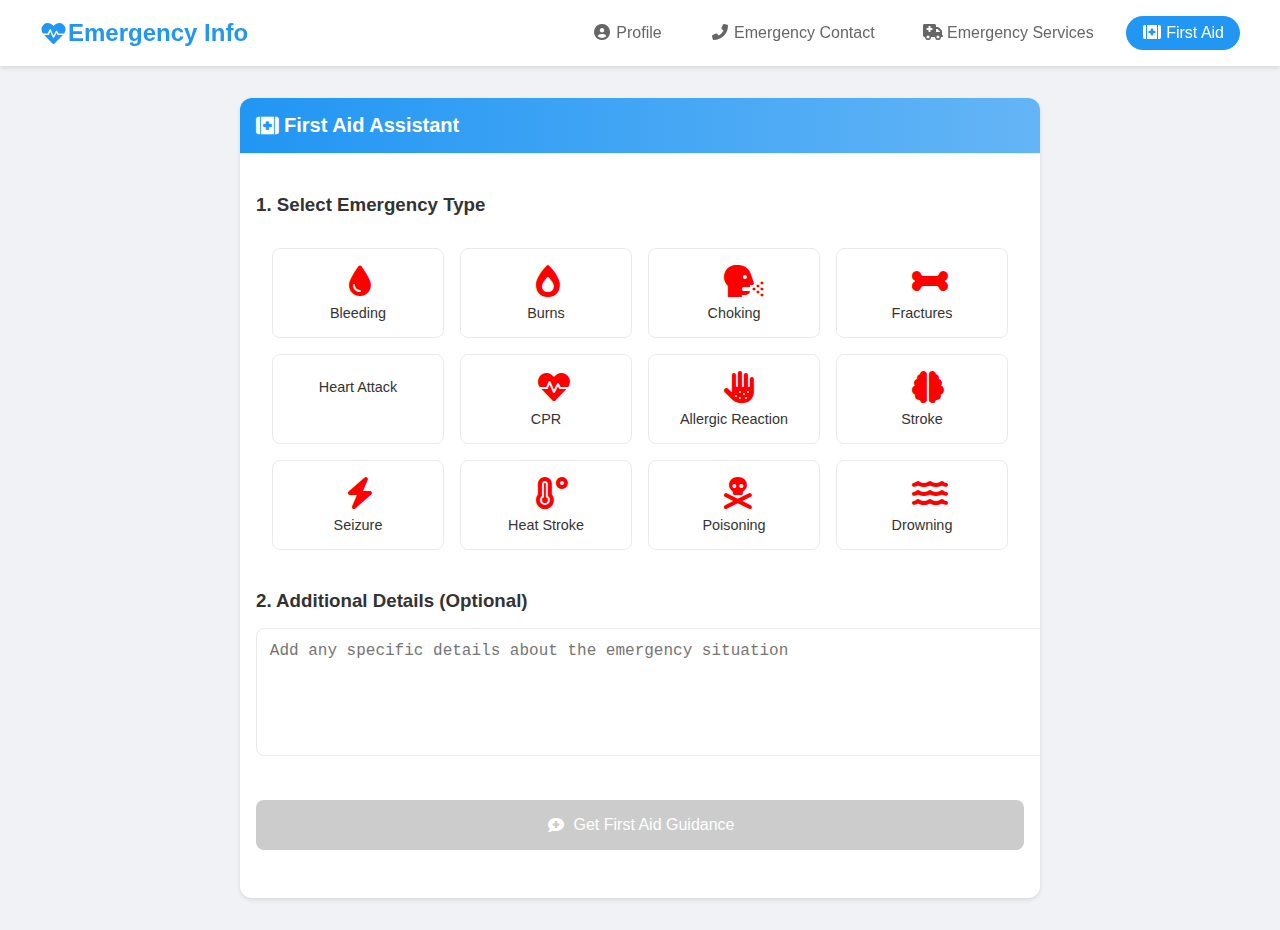
<file: firstaid.html>
<!DOCTYPE html>
<html lang="en">
<head>
    <meta charset="UTF-8">
    <meta name="viewport" content="width=device-width, initial-scale=1.0">
    <title>First Aid Guide</title>
    <link rel="stylesheet" href="./styles.css">
    <link rel="stylesheet" href="https://cdnjs.cloudflare.com/ajax/libs/font-awesome/6.0.0/css/all.min.css">
    <script src="./script.js" defer></script>
</head>
<body>
    <nav class="navbar">
        <div class="nav-container">
            <div class="logo">
                <i class="fas fa-heartbeat"></i>
                Emergency Info
            </div>
            <div class="nav-links">
                <a href="index.html"><i class="fas fa-user-circle"></i> Profile</a>
                <a href="contact.html"><i class="fas fa-phone-alt"></i> Emergency Contact</a>
                <a href="emergency.html"><i class="fas fa-ambulance"></i> Emergency Services</a>
                <a href="firstaid.html" class="active"><i class="fas fa-kit-medical"></i> First Aid</a>
            </div>
        </div>
    </nav>
    <div class="container">
        <div class="emergency-services-card">
            <div class="card-header">
                <i class="fas fa-kit-medical"></i>
                <h2>First Aid Assistant</h2>
            </div>
            <div class="first-aid-container">
                <div class="input-section">
                    <h3>1. Select Emergency Type</h3>
                    <div class="first-aid-grid">
                        <div class="first-aid-item" data-procedure="bleeding">
                            <i class="fas fa-droplet"></i>
                            <span>Bleeding</span>
                        </div>
                        <div class="first-aid-item" data-procedure="burns">
                            <i class="fas fa-fire-flame-simple"></i>
                            <span>Burns</span>
                        </div>
                        <div class="first-aid-item" data-procedure="choking">
                            <i class="fas fa-head-side-cough"></i>
                            <span>Choking</span>
                        </div>
                        <div class="first-aid-item" data-procedure="fracture">
                            <i class="fas fa-bone"></i>
                            <span>Fractures</span>
                        </div>
                        <div class="first-aid-item" data-procedure="heartAttack">
                            <i class="fas fa-heart-circle-exclamation"></i>
                            <span>Heart Attack</span>
                        </div>
                        <div class="first-aid-item" data-procedure="cpr">
                            <i class="fas fa-heart-pulse"></i>
                            <span>CPR</span>
                        </div>
                        <div class="first-aid-item" data-procedure="allergic">
                            <i class="fas fa-allergies"></i>
                            <span>Allergic Reaction</span>
                        </div>
                        <div class="first-aid-item" data-procedure="stroke">
                            <i class="fas fa-brain"></i>
                            <span>Stroke</span>
                        </div>
                        <div class="first-aid-item" data-procedure="seizure">
                            <i class="fas fa-bolt"></i>
                            <span>Seizure</span>
                        </div>
                        <div class="first-aid-item" data-procedure="heatstroke">
                            <i class="fas fa-temperature-high"></i>
                            <span>Heat Stroke</span>
                        </div>
                        <div class="first-aid-item" data-procedure="poisoning">
                            <i class="fas fa-skull-crossbones"></i>
                            <span>Poisoning</span>
                        </div>
                        <div class="first-aid-item" data-procedure="drowning">
                            <i class="fas fa-water"></i>
                            <span>Drowning</span>
                        </div>
                    </div>

                    <h3>2. Additional Details (Optional)</h3>
                    <textarea id="situationInput" placeholder="Add any specific details about the emergency situation"></textarea>

                    <button onclick="getFirstAidGuidance()" class="guidance-btn" disabled>
                        <i class="fas fa-comment-medical"></i> Get First Aid Guidance
                    </button>
                </div>

                <div id="guidanceContent" class="guidance-content" style="display: none;">
                    <!-- AI guidance will be inserted here -->
                </div>
            </div>
        </div>
    </div>
</body>
</html>
</file>
<file: styles.css>
.logo a {
  text-decoration: none;
  color: #2196f3;
}
/* Base styles */
body {
  font-family: "Segoe UI", Tahoma, Geneva, Verdana, sans-serif;
  margin: 0;
  padding: 0;
  background-color: #f0f2f5;
  color: #1a1a1a;
}

/* Navigation */
.navbar {
  background-color: #ffffff;
  box-shadow: 0 2px 4px rgba(0, 0, 0, 0.1);
  position: sticky;
  top: 0;
  z-index: 1000;
}

.nav-container {
  max-width: 1200px;
  margin: 0 auto;
  padding: 1rem;
  display: flex;
  justify-content: space-between;
  align-items: center;
}

.logo {
  font-size: 1.5rem;
  font-weight: bold;
  color: #2196f3;
  display: flex;
  align-items: center;
  gap: 0.5rem;
}

.nav-links {
  display: flex;
  gap: 1rem;
}

.nav-links a {
  text-decoration: none;
  color: #666;
  padding: 0.5rem 1rem;
  border-radius: 20px;
  transition: all 0.3s ease;
  position: relative;
  overflow: hidden;
}

.nav-links a::after {
  content: "";
  position: absolute;
  bottom: 0;
  left: 50%;
  width: 0;
  height: 2px;
  background: #2196f3;
  transition: all 0.3s ease;
  transform: translateX(-50%);
}

.nav-links a:hover::after {
  width: 80%;
}

.nav-links a:hover,
.nav-links a.active {
  background-color: #2196f3;
  color: white;
}

/* .logout {
  background-color: #d32f2f;
} */
.logout:hover {
  background-color: #d32f2f;
}

.login {
  /* background-color: #4caf50; */
  display: none;
}
.login:hover {
  background-color: #4caf50;
  /* display: none; */
}

/* Container */
.container {
  max-width: 800px;
  margin: 2rem auto;
  padding: 0 1rem;
}

/* Cards */
.info-card,
.contact-card,
.map-card,
.emergency-services-card {
  background: white;
  border-radius: 12px;
  box-shadow: 0 2px 4px rgba(0, 0, 0, 0.1);
  margin-bottom: 1.5rem;
  overflow: hidden;
  transition: transform 0.2s ease;
}

.info-card:hover,
.contact-card:hover,
.map-card:hover,
.emergency-services-card:hover {
  transform: translateY(-2px);
  box-shadow: 0 4px 8px rgba(0, 0, 0, 0.15);
}

.card-header {
  background: linear-gradient(to right, #2196f3, #64b5f6);
  color: white;
  padding: 1rem;
  border-bottom: 1px solid #eee;
  display: flex;
  align-items: center;
  gap: 0.5rem;
}

.card-header h2 {
  color: white;
  margin: 0;
  font-size: 1.25rem;
}

.card-header i {
  font-size: 1.25rem;
}

.info-content {
  padding: 1rem;
}

.info-content p {
  margin: 0.75rem 0;
  display: flex;
  align-items: center;
  gap: 0.5rem;
}

/* Buttons */
.emergency-btn {
  width: 100%;
  padding: 1rem;
  font-size: 1.1rem;
  background-color: #f44336;
  color: white;
  border: none;
  border-radius: 12px;
  cursor: pointer;
  display: flex;
  align-items: center;
  justify-content: center;
  gap: 0.5rem;
  transition: background-color 0.3s ease;
}

.emergency-btn:hover {
  background-color: #d32f2f;
}

/* Contact List */
.contact-list {
  list-style: none;
  padding: 0;
  margin: 0;
}

.contact-list li {
  padding: 1rem;
  border-bottom: 1px solid #eee;
  display: flex;
  justify-content: space-between;
  align-items: center;
  transition: background-color 0.2s ease;
}

.contact-list li:hover {
  background-color: #f8f9fa;
}

.contact-info {
  display: flex;
  align-items: center;
  gap: 0.5rem;
}

.contact-buttons {
  display: flex;
  gap: 0.5rem;
}

.call-btn,
.sms-btn,
.speech-btn {
  padding: 0.5rem 1rem;
  border: none;
  border-radius: 20px;
  cursor: pointer;
  display: flex;
  align-items: center;
  gap: 0.3rem;
  transition: all 0.3s ease;
  font-weight: 500;
}

.call-btn {
  background-color: #4caf50;
  color: white;
}

.sms-btn {
  background-color: #2196f3;
  color: white;
}

.call-btn:hover,
.sms-btn:hover {
  opacity: 0.9;
}

/* Map */
#map {
  width: 100%;
  height: 300px;
  margin-bottom: 1rem;
  border-bottom: 1px solid #eaeaea;
}

/* Icons */
.fas {
  width: 20px;
  text-align: center;
}

/* Responsive Design */
@media (max-width: 600px) {
  .nav-container {
    flex-direction: column;
    gap: 1rem;
  }

  .contact-list li {
    flex-direction: column;
    gap: 1rem;
  }

  .contact-buttons {
    width: 100%;
    justify-content: space-between;
  }
}

/* Hospital List Specific Styles */
.hospital-info {
  display: flex;
  align-items: center;
  gap: 1rem;
}

.hospital-details {
  display: flex;
  flex-direction: column;
}

.hospital-name {
  font-weight: 500;
  color: #333;
}

.hospital-distance {
  font-size: 0.9rem;
  color: #666;
}

/* Map Popup Styles */
.maplibregl-popup {
  max-width: 200px;
}

.maplibregl-popup-content {
  padding: 10px;
  border-radius: 6px;
}

.maplibregl-popup-content h3 {
  margin: 0 0 8px 0;
  font-size: 14px;
  font-weight: 500;
}

.maplibregl-popup-content .call-btn {
  width: 100%;
}

.maplibregl-popup-content p {
  margin: 0;
  color: #666;
  font-size: 0.9rem;
}

/* Profile Section Styles */
.profile-section {
  padding: 1.5rem;
  display: flex;
  align-items: center;
  gap: 1.5rem;
  background: linear-gradient(to right, #2196f3, #64b5f6);
  color: white;
}

.profile-image {
  width: 100px;
  height: 100px;
  border-radius: 50%;
  overflow: hidden;
  border: 3px solid white;
  box-shadow: 0 2px 4px rgba(0, 0, 0, 0.2);
}

.profile-image img {
  width: 100%;
  height: 100%;
  object-fit: cover;
}

.profile-header {
  flex: 1;
}

.profile-header h2 {
  color: white;
  margin: 0 0 0.5rem 0;
}

.profile-subtitle {
  font-size: 0.9rem;
  opacity: 0.9;
}

.info-group {
  padding: 1rem;
  border-bottom: 1px solid #eee;
}

.info-group:last-child {
  border-bottom: none;
}

.info-group h3 {
  color: #2196f3;
  margin: 0 0 1rem 0;
  font-size: 1.1rem;
  display: flex;
  align-items: center;
  gap: 0.5rem;
}

/* Contact Details Styles */
.contact-details {
  display: flex;
  flex-direction: column;
}

.contact-name {
  font-weight: 500;
  color: #333;
}

.contact-relation {
  font-size: 0.8rem;
  color: #666;
}

/* Responsive adjustments */
@media (max-width: 600px) {
  .profile-section {
    flex-direction: column;
    text-align: center;
  }

  .profile-image {
    margin: 0 auto;
  }
}

/* Emergency Services Styles */
.emergency-services-card {
  background: white;
  border-radius: 12px;
  box-shadow: 0 2px 4px rgba(0, 0, 0, 0.1);
  margin-bottom: 1.5rem;
  overflow: hidden;
}

.emergency-list {
  list-style: none;
  padding: 0;
  margin: 0;
}

.emergency-list li {
  padding: 1.5rem;
  border-bottom: 1px solid #eee;
  display: flex;
  justify-content: space-between;
  align-items: center;
  transition: background-color 0.2s ease;
}

.emergency-list li:hover {
  background-color: #f8f9fa;
}

.service-info {
  display: flex;
  align-items: center;
  gap: 1rem;
}

.service-info i {
  font-size: 1.5rem;
  color: #f44336;
  width: 30px;
}

.service-details {
  display: flex;
  flex-direction: column;
}

.service-name {
  font-weight: 500;
  color: #333;
  font-size: 1.1rem;
}

.service-number {
  font-size: 1rem;
  color: #666;
}

.service-buttons {
  display: flex;
  gap: 0.5rem;
}

.speech-btn {
  background-color: #9c27b0;
  color: white;
  padding: 0.5rem 1rem;
  border: none;
  border-radius: 20px;
  cursor: pointer;
  display: flex;
  align-items: center;
  gap: 0.3rem;
  transition: all 0.3s ease;
}

.speech-btn:hover {
  opacity: 0.9;
}

@media (max-width: 600px) {
  .emergency-list li {
    flex-direction: column;
    gap: 1rem;
  }

  .service-buttons {
    width: 100%;
    justify-content: space-between;
  }
}

/* Mobile Responsiveness Improvements */
@media (max-width: 600px) {
  .nav-container {
    padding: 0.5rem;
  }

  .nav-links {
    flex-wrap: wrap;
    justify-content: center;
  }

  .nav-links a {
    font-size: 0.9rem;
    padding: 0.4rem 0.8rem;
  }
}

.hospital-buttons {
  display: flex;
  gap: 0.5rem;
}

.direction-btn {
  background-color: #ff9800;
  color: white;
  padding: 0.5rem 1rem;
  border: none;
  border-radius: 20px;
  cursor: pointer;
  display: flex;
  align-items: center;
  gap: 0.3rem;
  transition: all 0.3s ease;
}

.direction-btn:hover {
  opacity: 0.9;
}

.hospital-phone {
  font-size: 0.9rem;
  color: #666;
}

.facility-type {
  font-size: 0.8rem;
  color: #666;
  background-color: #f0f0f0;
  padding: 2px 8px;
  border-radius: 12px;
  display: inline-block;
  margin: 2px 0;
}

/* Custom Marker Styles */
.custom-marker {
  cursor: pointer;
  transition: transform 0.2s ease;
}

.custom-marker:hover {
  transform: scale(1.2);
}

/* Popup Styles */
.maplibregl-popup {
  z-index: 1000;
}

.maplibregl-popup-content {
  padding: 10px;
  border-radius: 8px;
  box-shadow: 0 2px 4px rgba(0, 0, 0, 0.1);
  border: none;
}

.maplibregl-popup-content h3 {
  margin: 0 0 5px 0;
  font-size: 14px;
  font-weight: 600;
}

.maplibregl-popup-content p {
  margin: 3px 0;
  font-size: 12px;
}

.no-results {
  padding: 2rem;
  text-align: center;
  color: #666;
}

.error-message {
  display: flex;
  flex-direction: column;
  align-items: center;
  gap: 0.5rem;
}

.error-message i {
  font-size: 2rem;
  color: #f44336;
}

.error-details {
  font-size: 0.8rem;
  color: #999;
}

/* First Aid Page Styles */
.search-container {
  margin-bottom: 1rem;
}

.search-container input {
  width: 100%;
  padding: 0.8rem;
  border: 1px solid #eaeaea;
  border-radius: 8px;
  font-size: 1rem;
}

.first-aid-grid {
  display: grid;
  grid-template-columns: repeat(auto-fit, minmax(150px, 1fr));
  gap: 1rem;
  padding: 1rem;
}

.first-aid-item {
  display: flex;
  flex-direction: column;
  align-items: center;
  padding: 1rem;
  background: white;
  border: 1px solid #eaeaea;
  border-radius: 8px;
  cursor: pointer;
  transition: all 0.2s ease;
}

.first-aid-item:hover {
  transform: translateY(-2px);
  box-shadow: 0 2px 4px rgba(0, 0, 0, 0.1);
}

.first-aid-item i {
  font-size: 2rem;
  color: #ff0000;
  margin-bottom: 0.5rem;
}

.first-aid-item span {
  font-size: 0.9rem;
  color: #333;
  text-align: center;
}

.procedure-content {
  padding: 1.5rem;
}

.procedure-details {
  margin-bottom: 2rem;
}

.guidance-content {
  background-color: #f8f9fa;
  padding: 1rem;
  border-radius: 8px;
  border-left: 4px solid #2196f3;
}

.guidance-content p {
  margin-bottom: 0.8rem;
  line-height: 1.5;
}

.guidance-disclaimer {
  margin-top: 1rem;
  padding: 0.8rem;
  background-color: #fff3cd;
  border-radius: 4px;
  font-size: 0.9rem;
  color: #856404;
}

.guidance-disclaimer i {
  margin-right: 0.5rem;
  color: #856404;
}

.specific-guidance {
  margin-top: 2rem;
}

.specific-guidance h3 {
  color: #2196f3;
  margin-bottom: 1rem;
}

.procedure-steps {
  list-style-type: none;
  padding: 0;
}

.procedure-steps li {
  margin-bottom: 0.8rem;
  padding-left: 1.5rem;
  position: relative;
}

.procedure-steps li:before {
  content: "•";
  color: #ff0000;
  font-size: 1.2rem;
  position: absolute;
  left: 0;
}

.checklist-container {
  padding: 1rem;
}

.checklist-item {
  display: flex;
  align-items: center;
  margin-bottom: 0.8rem;
}

.checklist-item input[type="checkbox"] {
  margin-right: 0.8rem;
}

.checklist-item label {
  color: #333;
  cursor: pointer;
}

/* Emergency Message Card Styles */
.emergency-message-card {
  margin-top: 1rem;
}

.emergency-message-card .card-header {
  background-color: #ff6b6b;
  color: white;
}

.emergency-message-card .card-header i {
  color: white;
}

.message-content {
  padding: 1rem;
}

.message-item {
  display: flex;
  align-items: flex-start;
  gap: 1rem;
  padding: 0.8rem;
  border-bottom: 1px solid #eaeaea;
  background-color: #fff;
}

.message-item:last-child {
  border-bottom: none;
}

.message-item i {
  color: #ff6b6b;
  font-size: 1.2rem;
  margin-top: 0.2rem;
}

.message-item p {
  margin: 0;
  color: #333;
  font-size: 0.95rem;
  line-height: 1.4;
}

/* Make the text unselectable */
.message-item p {
  user-select: none;
  -webkit-user-select: none;
  -moz-user-select: none;
  -ms-user-select: none;
}

/* AI Help Section Styles */
.custom-help-card {
  margin-bottom: 1rem;
}

.custom-help-container {
  padding: 1rem;
}

#situationInput {
  width: 100%;
  min-height: 100px;
  padding: 0.8rem;
  border: 1px solid #eaeaea;
  border-radius: 8px;
  font-size: 1rem;
  margin-bottom: 1rem;
  resize: vertical;
}

.ai-help-btn {
  background-color: #2196f3;
  color: white;
  padding: 0.8rem 1.5rem;
  border: none;
  border-radius: 8px;
  cursor: pointer;
  display: flex;
  align-items: center;
  gap: 0.5rem;
  margin-bottom: 1rem;
  transition: background-color 0.3s ease;
}

.ai-help-btn:hover {
  background-color: #1976d2;
}

.ai-response {
  background-color: #f8f9fa;
  border-left: 4px solid #2196f3;
  padding: 1rem;
  margin-top: 1rem;
  border-radius: 4px;
}

.loading-indicator {
  color: #666;
  text-align: center;
  padding: 1rem;
}

.loading-indicator i {
  margin-right: 0.5rem;
}

.first-aid-container {
  padding: 1rem;
}

.input-section {
  margin-bottom: 2rem;
}

.input-section h3 {
  margin: 1.5rem 0 1rem;
  color: #333;
}

.first-aid-item {
  cursor: pointer;
  transition: all 0.2s ease;
}

.first-aid-item.active {
  background-color: #e3f2fd;
  border-color: #2196f3;
  transform: translateY(-2px);
}

.guidance-btn {
  width: 100%;
  background-color: #2196f3;
  color: white;
  padding: 1rem;
  border: none;
  border-radius: 8px;
  font-size: 1rem;
  margin-top: 1.5rem;
  cursor: pointer;
  display: flex;
  align-items: center;
  justify-content: center;
  gap: 0.5rem;
  transition: background-color 0.3s ease;
}

.guidance-btn:disabled {
  background-color: #ccc;
  cursor: not-allowed;
}

.guidance-btn:not(:disabled):hover {
  background-color: #1976d2;
}

.guidance-content {
  margin-top: 2rem;
  padding-top: 2rem;
  border-top: 1px solid #eaeaea;
}
</file>
